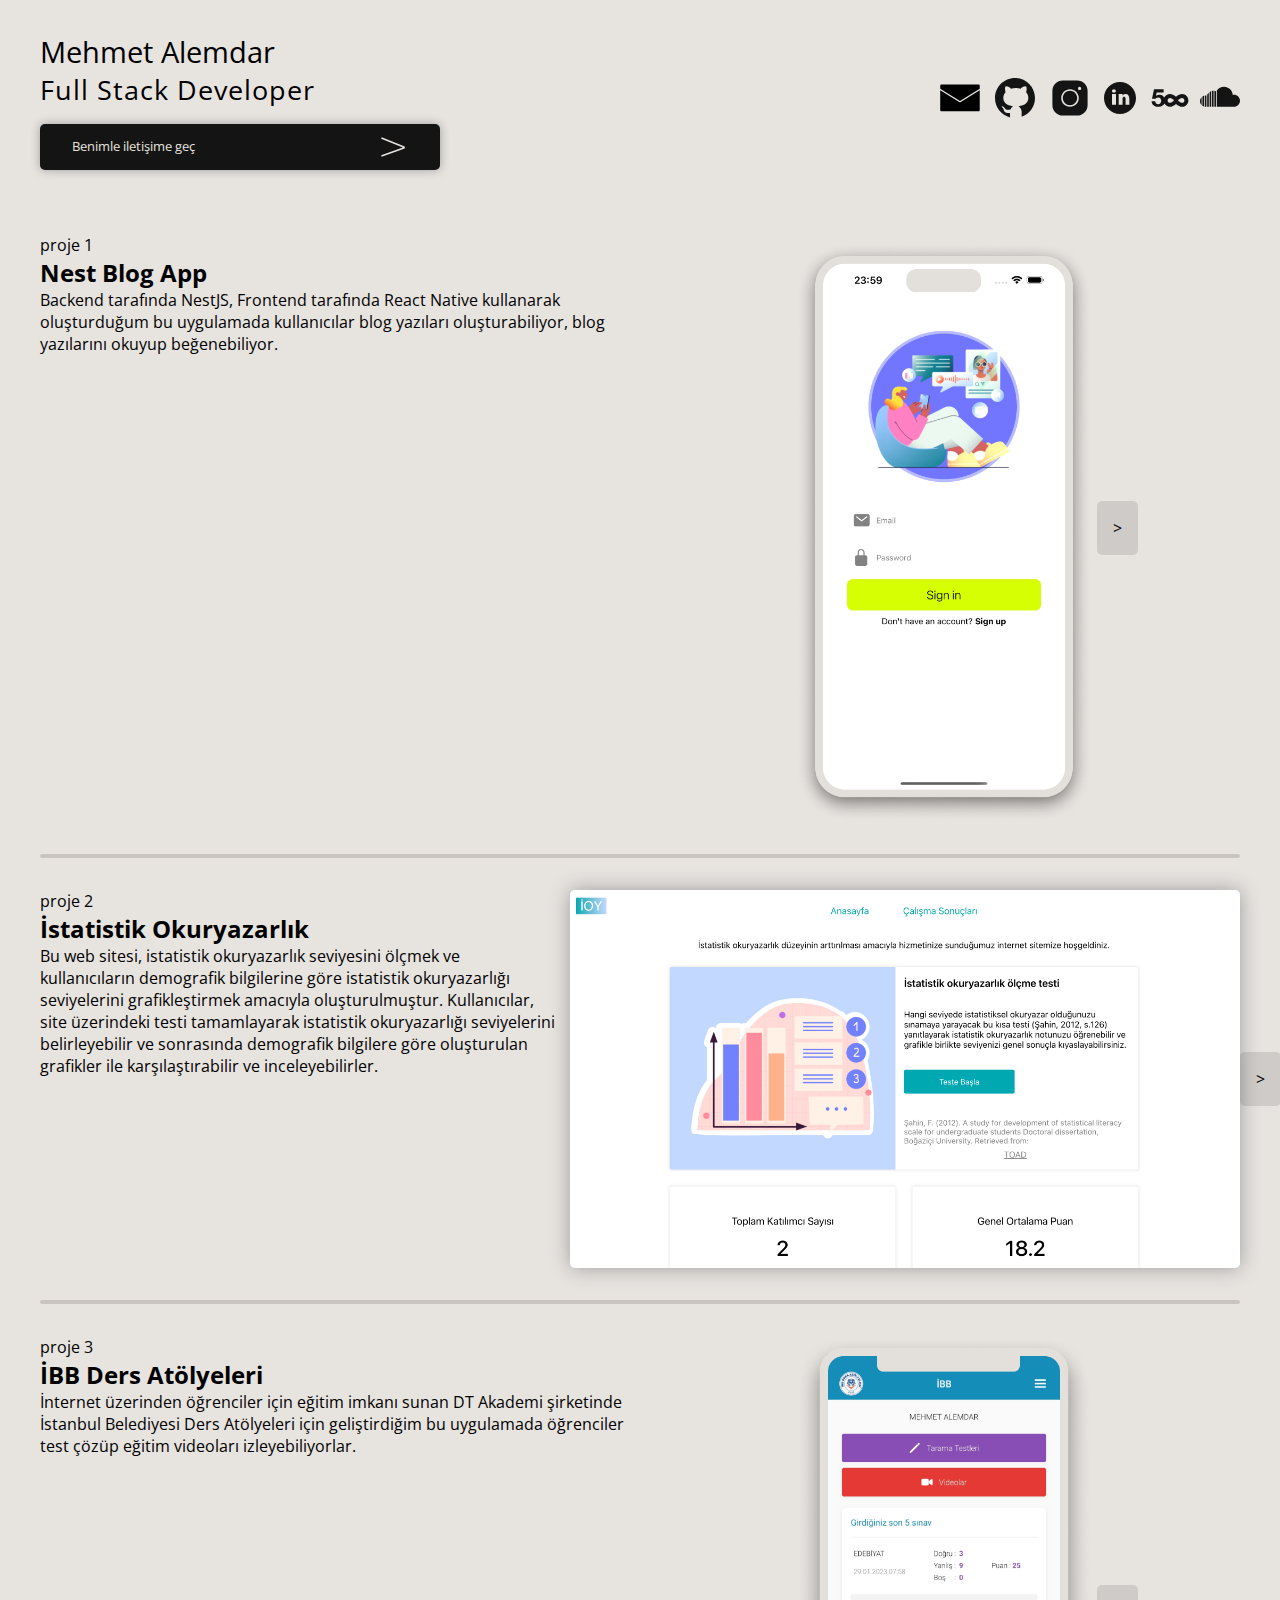
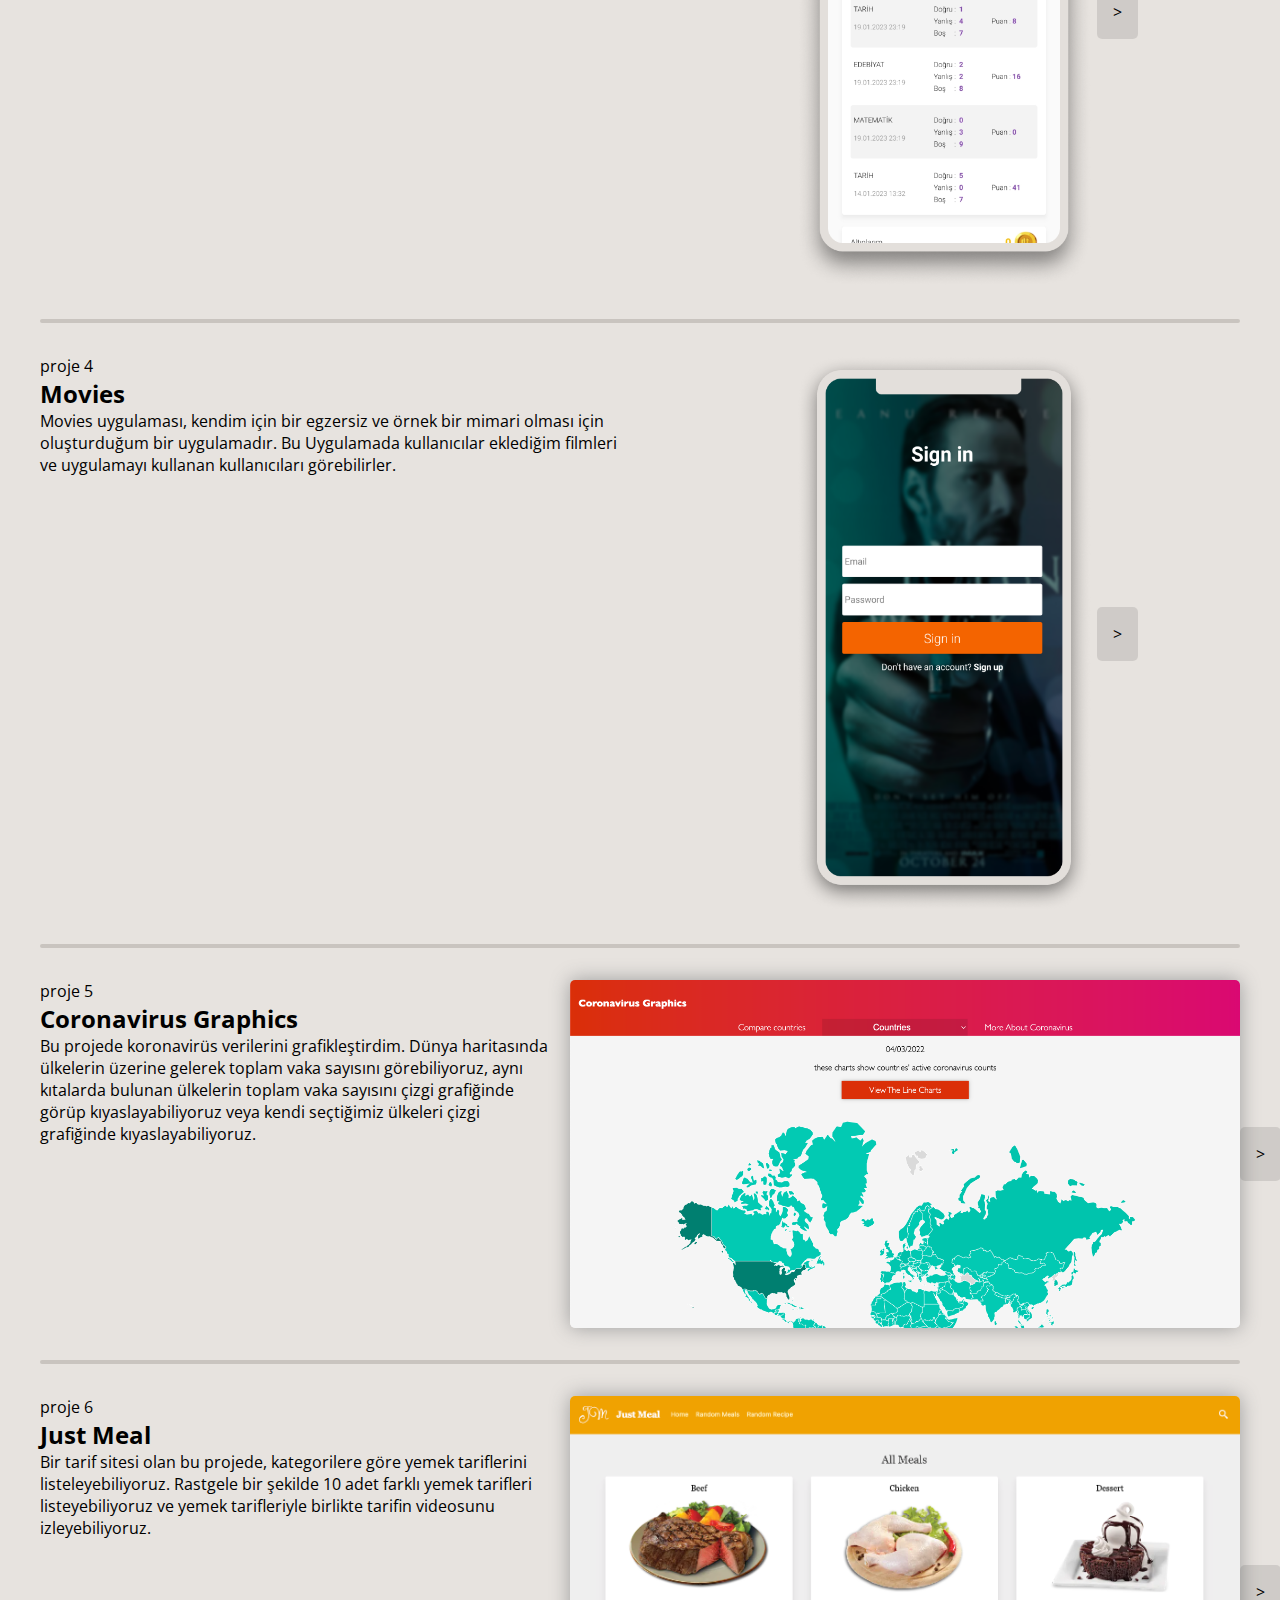
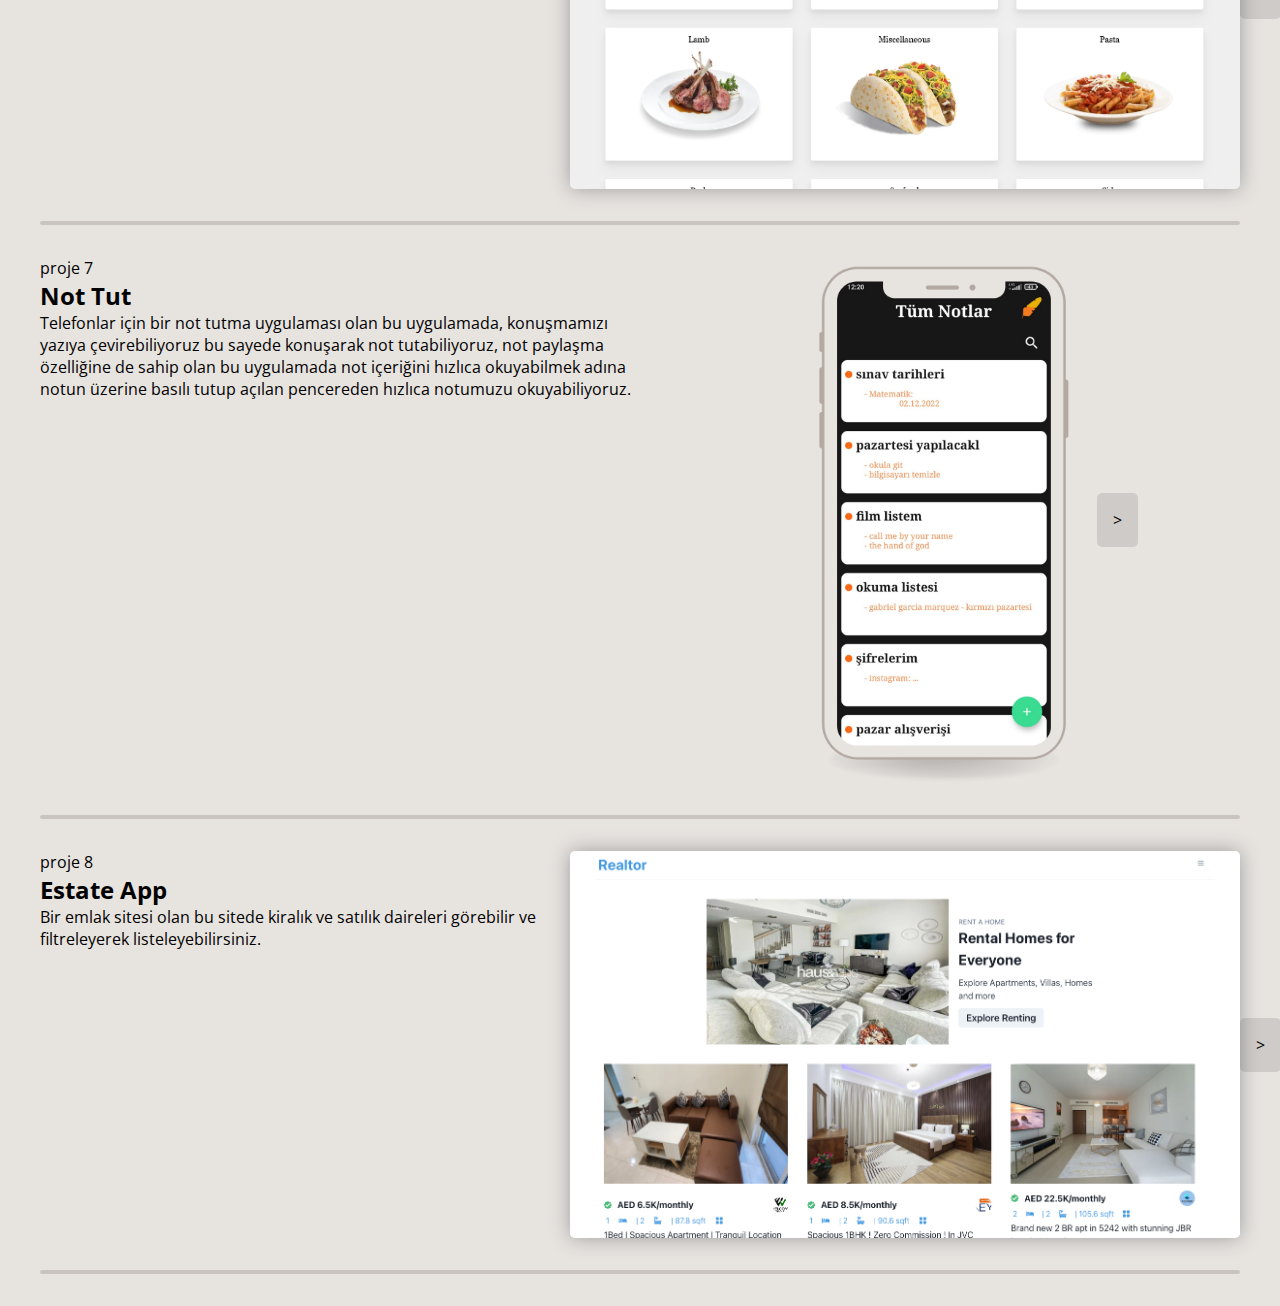
<file: index.html>
<!DOCTYPE html>
<html lang="en">
<head>
  <meta charset="UTF-8">
  <meta http-equiv="X-UA-Compatible" content="IE=edge">
  <meta name="viewport" content="width=device-width, initial-scale=1.0">
  <title>Mehmet Alemdar</title>
  <link rel="preconnect" href="https://fonts.googleapis.com">
  <link rel="preconnect" href="https://fonts.gstatic.com" crossorigin>
  <!-- <link href="https://fonts.googleapis.com/css2?family=Open+Sans:wght@300&display=swap" rel="stylesheet"> -->
  <link rel="preconnect" href="https://fonts.googleapis.com"><link rel="preconnect" href="https://fonts.gstatic.com" crossorigin><link href="https://fonts.googleapis.com/css2?family=Open+Sans:wght@300&display=swap" rel="stylesheet">
  <link rel="stylesheet" href="/styles/styles.css">
  <link rel="shortcut icon" href="./icons/logo.svg">
</head>
<body>
  <div class="container">
    <div class="head">
      <div class="title">
        <div class="title-container">
          <p class="title-name">Mehmet Alemdar</p>
          <p class="title-job">Full Stack Developer</p>
          <a href="contact.html">
            <button class="title-contact-button">
              <p>Benimle iletişime geç</p>
              <svg width="30" height="20" viewBox="0 0 46 38" fill="none" xmlns="http://www.w3.org/2000/svg">
                <path d="M1 2L43.5436 19.1567C44.3985 19.5014 44.3713 20.721 43.5019 21.0273L1 36" stroke="#E7E3DF" stroke-width="3"/>
              </svg>           
            </button>
          </a>
        </div>
      </div>
      <div class="contacts">
        <div class="contacts-container">
          <a href="mailto:alemdarmehmet6@gmail.com" target="_blank" rel="noreferrer noopener">
            <svg class="contacts-icon" xmlns="http://www.w3.org/2000/svg" xmlns:xlink="http://www.w3.org/1999/xlink" version="1.1" width="40" height="40" viewBox="0 0 256 256" xml:space="preserve">
              <g style="stroke: none; stroke-width: 0; stroke-dasharray: none; stroke-linecap: butt; stroke-linejoin: miter; stroke-miterlimit: 10; fill: none; fill-rule: nonzero; opacity: 1;" transform="translate(1.4065934065934016 1.4065934065934016) scale(2.81 2.81)" >
                <path d="M 45 51.648 l 45 -27.845 v -6.422 c 0 -1.595 -1.293 -2.887 -2.887 -2.887 H 2.887 C 1.293 14.494 0 15.786 0 17.381 v 6.422 L 45 51.648 z" style="stroke: none; stroke-width: 1; stroke-dasharray: none; stroke-linecap: butt; stroke-linejoin: miter; stroke-miterlimit: 10; fill: rgb(0,0,0); fill-rule: nonzero; opacity: 1;" transform=" matrix(1 0 0 1 0 0) " stroke-linecap="round" />
                <path d="M 45.789 54.688 c -0.011 0.007 -0.023 0.008 -0.033 0.015 c -0.08 0.047 -0.166 0.08 -0.253 0.111 c -0.04 0.014 -0.077 0.035 -0.118 0.046 c -0.115 0.031 -0.233 0.045 -0.353 0.048 c -0.011 0 -0.021 0.004 -0.031 0.004 c 0 0 -0.001 0 -0.001 0 s -0.001 0 -0.001 0 c -0.011 0 -0.021 -0.004 -0.031 -0.004 c -0.119 -0.003 -0.238 -0.018 -0.353 -0.048 c -0.04 -0.011 -0.078 -0.032 -0.118 -0.046 c -0.087 -0.031 -0.172 -0.064 -0.253 -0.111 c -0.011 -0.006 -0.023 -0.008 -0.033 -0.015 L 0 27.331 v 45.289 c 0 1.594 1.293 2.887 2.887 2.887 h 84.226 c 1.594 0 2.887 -1.293 2.887 -2.887 V 27.331 L 45.789 54.688 z" style="stroke: none; stroke-width: 1; stroke-dasharray: none; stroke-linecap: butt; stroke-linejoin: miter; stroke-miterlimit: 10; fill: rgb(0,0,0); fill-rule: nonzero; opacity: 1;" transform=" matrix(1 0 0 1 0 0) " stroke-linecap="round" />
              </g>
            </svg>
          </a>
          <a href="https://github.com/Mehmet-Alemdar" target="_blank" rel="noreferrer noopener">
            <svg class="contacts-icon" xmlns="http://www.w3.org/2000/svg" xmlns:xlink="http://www.w3.org/1999/xlink" viewBox="0 0 60 60" width="50px" height="50px">
              <g id="surface246424733">
              <path style="stroke:none;fill-rule:nonzero;fill-opacity:1;" d="M 30 6 C 16.746094 6 6 16.746094 6 30 C 6 41.246094 13.742188 50.65625 24.183594 53.261719 C 24.070312 52.9375 24 52.558594 24 52.09375 L 24 47.992188 C 23.027344 47.992188 21.394531 47.992188 20.984375 47.992188 C 19.34375 47.992188 17.882812 47.285156 17.175781 45.972656 C 16.386719 44.515625 16.253906 42.285156 14.304688 40.921875 C 13.726562 40.46875 14.164062 39.949219 14.832031 40.019531 C 16.0625 40.367188 17.082031 41.210938 18.042969 42.464844 C 18.996094 43.71875 19.449219 44.003906 21.234375 44.003906 C 22.101562 44.003906 23.394531 43.953125 24.617188 43.761719 C 25.273438 42.09375 26.40625 40.558594 27.792969 39.835938 C 19.800781 39.015625 15.984375 35.039062 15.984375 29.640625 C 15.984375 27.316406 16.976562 25.066406 18.65625 23.175781 C 18.105469 21.292969 17.410156 17.460938 18.871094 16 C 22.464844 16 24.640625 18.332031 25.160156 18.960938 C 26.953125 18.347656 28.921875 18 30.988281 18 C 33.0625 18 35.039062 18.347656 36.835938 18.964844 C 37.351562 18.339844 39.527344 16 43.128906 16 C 44.59375 17.460938 43.890625 21.3125 43.335938 23.1875 C 45.007812 25.078125 45.988281 27.320312 45.988281 29.640625 C 45.988281 35.035156 42.183594 39.007812 34.203125 39.835938 C 36.398438 40.980469 38 44.199219 38 46.625 L 38 52.09375 C 38 52.300781 37.953125 52.453125 37.929688 52.628906 C 47.28125 49.351562 54 40.472656 54 30 C 54 16.746094 43.253906 6 30 6 Z M 30 6 "/>
              </g>
            </svg>
          </a>
          <a href="https://www.instagram.com/mehmetalemdarr/" target="_blank" rel="noreferrer noopener">
            <svg class="contacts-icon" xmlns="http://www.w3.org/2000/svg" xmlns:xlink="http://www.w3.org/1999/xlink" viewBox="0 0 50 50" width="40px" height="40px">
              <g id="surface246214555">
              <path style=" stroke:none;fill-rule:nonzero;fill-opacity:1;" d="M 16 3 C 8.828125 3 3 8.828125 3 16 L 3 34 C 3 41.171875 8.828125 47 16 47 L 34 47 C 41.171875 47 47 41.171875 47 34 L 47 16 C 47 8.828125 41.171875 3 34 3 Z M 37 11 C 38.101562 11 39 11.898438 39 13 C 39 14.101562 38.101562 15 37 15 C 35.898438 15 35 14.101562 35 13 C 35 11.898438 35.898438 11 37 11 Z M 25 14 C 31.070312 14 36 18.929688 36 25 C 36 31.070312 31.070312 36 25 36 C 18.929688 36 14 31.070312 14 25 C 14 18.929688 18.929688 14 25 14 Z M 25 16 C 20.039062 16 16 20.039062 16 25 C 16 29.960938 20.039062 34 25 34 C 29.960938 34 34 29.960938 34 25 C 34 20.039062 29.960938 16 25 16 Z M 25 16 "/>
              </g>
            </svg> 
          </a>
          <a href="https://www.linkedin.com/in/mehmet-alemdar/" target="_blank" rel="noreferrer noopener">
            <svg class="contacts-icon" xmlns="http://www.w3.org/2000/svg" xmlns:xlink="http://www.w3.org/1999/xlink" viewBox="0 0 60 60" width="40px" height="40px">
              <g id="surface246974731">
              <path style=" stroke:none;fill-rule:nonzero;fill-opacity:1;" d="M 30 6 C 16.746094 6 6 16.746094 6 30 C 6 43.253906 16.746094 54 30 54 C 43.253906 54 54 43.253906 54 30 C 54 16.746094 43.253906 6 30 6 Z M 20.992188 16.804688 C 22.675781 16.804688 23.796875 17.929688 23.796875 19.425781 C 23.796875 20.921875 22.675781 22.042969 20.804688 22.042969 C 19.121094 22.042969 18 20.921875 18 19.425781 C 18 17.929688 19.121094 16.804688 20.992188 16.804688 Z M 24 40 L 18 40 L 18 24 L 24 24 Z M 44 40 L 38.351562 40 L 38.351562 31.257812 C 38.351562 28.839844 36.847656 28.28125 36.28125 28.28125 C 35.71875 28.28125 33.835938 28.652344 33.835938 31.257812 C 33.835938 31.628906 33.835938 40 33.835938 40 L 28 40 L 28 24 L 33.835938 24 L 33.835938 26.230469 C 34.589844 24.929688 36.09375 24 38.917969 24 C 41.742188 24 44 26.230469 44 31.257812 Z M 44 40 "/>
              </g>
            </svg>
          </a>
          <a href="https://500px.com/p/alemdarmehmet6?view=photos" target="_blank" rel="noreferrer noopener">
            <svg class="contacts-icon" xmlns="http://www.w3.org/2000/svg" xmlns:xlink="http://www.w3.org/1999/xlink" viewBox="0 0 50 50" width="40px" height="40px">
              <g id="surface246532842">
              <path style=" stroke:none;fill-rule:nonzero;fill-opacity:1;" d="M 5 14 L 2.5 26 L 6.800781 26 C 6.800781 26 7.699219 24.300781 10.199219 24.300781 C 12.699219 24.300781 14 26.199219 14 28.300781 C 14 30.402344 12.5 32.800781 10.199219 32.800781 C 7.898438 32.800781 6.5 30.398438 6.5 29 L 2 29 C 2 30.199219 3 36 10.199219 36 C 15.15625 36 17.417969 33.121094 18.015625 31.898438 C 19.386719 34.34375 21.992188 36 24.984375 36 C 27.253906 36 29.777344 34.808594 32.5 32.453125 C 35.222656 34.808594 37.746094 36 40.015625 36 C 44.417969 36 48 32.410156 48 28 C 48 23.589844 44.417969 20 40.015625 20 C 37.746094 20 35.222656 21.191406 32.5 23.546875 C 29.777344 21.191406 27.253906 20 24.984375 20 C 21.832031 20 19.105469 21.847656 17.8125 24.511719 C 17.113281 23.382812 15.414062 21 11.902344 21 C 8.101562 21 7.300781 22.597656 7.300781 22.597656 C 7.300781 22.597656 7.699219 21.300781 8.300781 18 L 17 18 L 17 14 Z M 24.984375 25 C 25.453125 25 26.800781 25.226562 29.230469 27.328125 L 30.011719 28 L 29.230469 28.671875 C 26.800781 30.773438 25.453125 31 24.984375 31 C 23.339844 31 22 29.652344 22 28 C 22 26.347656 23.339844 25 24.984375 25 Z M 40.015625 25 C 41.660156 25 43 26.347656 43 28 C 43 29.652344 41.660156 31 40.015625 31 C 39.546875 31 38.199219 30.773438 35.769531 28.671875 L 34.988281 28 L 35.769531 27.328125 C 38.199219 25.226562 39.546875 25 40.015625 25 Z M 40.015625 25 "/>
              </g>
            </svg>
          </a>
          <a href="https://soundcloud.com/mehmet-alemdar-557745551" target="_blank" rel="noreferrer noopener">
            <svg class="contacts-icon" xmlns="http://www.w3.org/2000/svg" xmlns:xlink="http://www.w3.org/1999/xlink" viewBox="0 0 50 50" width="40px" height="40px">
              <g id="surface246531355">
              <path style=" stroke:none;fill-rule:nonzero;fill-opacity:1;" d="M 30 11 C 26.398438 11 23 12.789062 21 15.6875 L 21 36 L 42.5 36 C 46.601562 36 50 32.601562 50 28.5 C 50 24.398438 46.601562 21 42.5 21 C 42 21 41.5 21.085938 41 21.1875 C 40.5 15.488281 35.800781 11 30 11 Z M 17 16 C 16.300781 16 15.601562 16.085938 15 16.1875 L 15 36 L 17 36 Z M 18 16 L 18 36 L 20 36 L 20 16.5 C 19.398438 16.300781 18.699219 16.101562 18 16 Z M 14 16.5 C 13.300781 16.800781 12.601562 17.101562 12 17.5 L 12 36 L 14 36 Z M 11 18.3125 C 10.199219 19.011719 9.5 19.90625 9 20.90625 L 9 36 L 11 36 Z M 6.5 22 C 6.324219 22.011719 6.148438 22.042969 6 22.09375 L 6 35.90625 C 6.300781 36.007812 6.699219 36 7 36 L 8 36 L 8 22.09375 C 7.699219 21.992188 7.300781 22 7 22 C 6.851562 22 6.675781 21.988281 6.5 22 Z M 5 22.3125 C 4.300781 22.511719 3.601562 22.8125 3 23.3125 L 3 34.6875 C 3.601562 35.085938 4.300781 35.488281 5 35.6875 Z M 2 24.09375 C 0.800781 25.394531 0 27.101562 0 29 C 0 30.898438 0.800781 32.605469 2 33.90625 Z M 2 24.09375 "/>
              </g>
            </svg>
          </a>
        </div>
      </div>
    </div>
    <div class="contents"></div>
  </div>
  <script src="./index.js"></script>
</body>
</html>
</file>
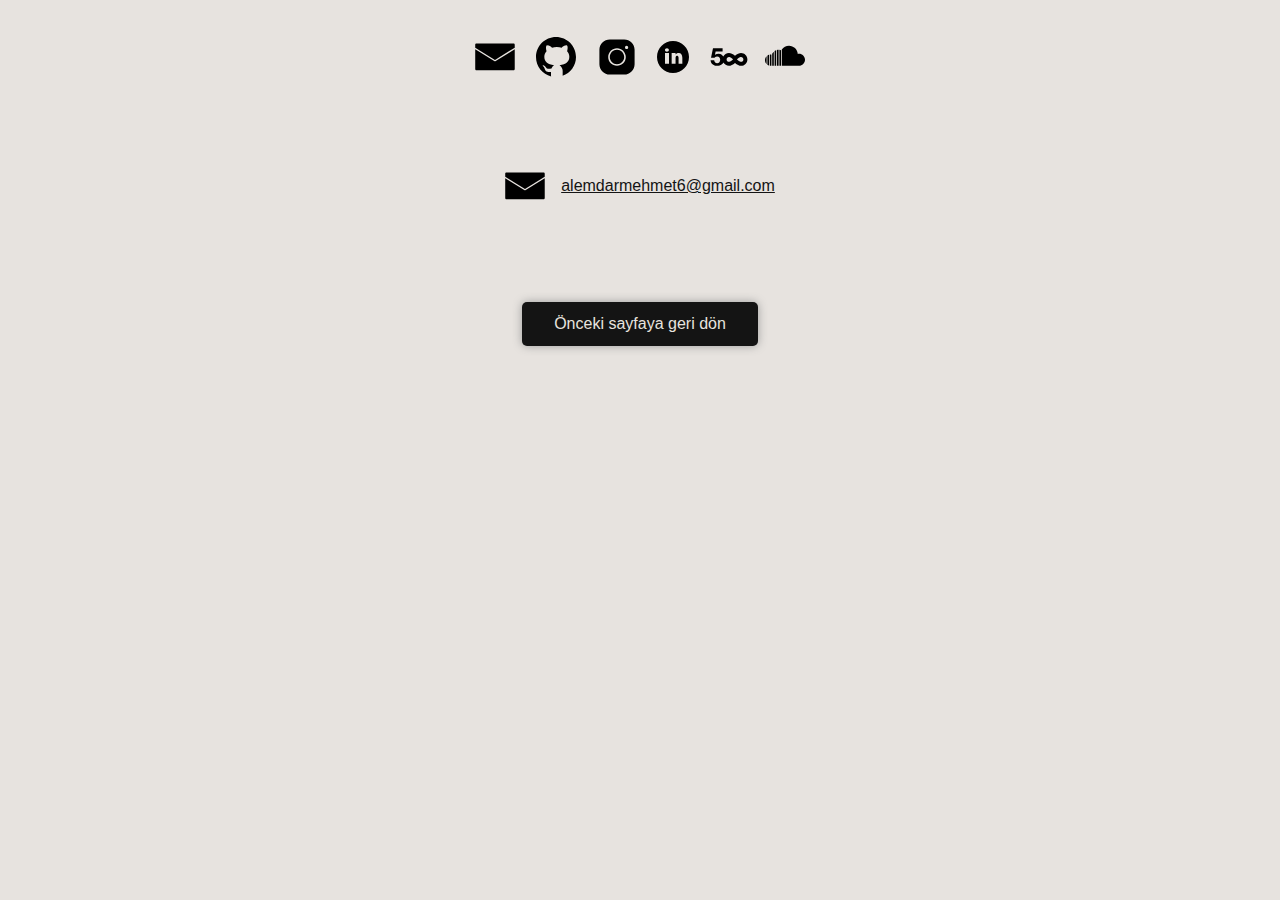
<file: contact.html>
<!DOCTYPE html>
<html lang="en">
<head>
  <meta charset="UTF-8">
  <meta http-equiv="X-UA-Compatible" content="IE=edge">
  <meta name="viewport" content="width=device-width, initial-scale=1.0">
  <title>Mehmet Alemdar | İletişim</title>
  <link rel="stylesheet" href="./styles/contact.css">
  <link rel="shortcut icon" href="./icons/logo.svg">

</head>
<body>
  <div class="container">
    <div class="contacts-container">
      <a href="mailto:alemdarmehmet6@gmail.com" target="_blank" rel="noreferrer noopener">
        <svg class="contacts-icon" xmlns="http://www.w3.org/2000/svg" xmlns:xlink="http://www.w3.org/1999/xlink" version="1.1" width="40" height="40" viewBox="0 0 256 256" xml:space="preserve">
          <g style="stroke: none; stroke-width: 0; stroke-dasharray: none; stroke-linecap: butt; stroke-linejoin: miter; stroke-miterlimit: 10; fill: none; fill-rule: nonzero; opacity: 1;" transform="translate(1.4065934065934016 1.4065934065934016) scale(2.81 2.81)" >
            <path d="M 45 51.648 l 45 -27.845 v -6.422 c 0 -1.595 -1.293 -2.887 -2.887 -2.887 H 2.887 C 1.293 14.494 0 15.786 0 17.381 v 6.422 L 45 51.648 z" style="stroke: none; stroke-width: 1; stroke-dasharray: none; stroke-linecap: butt; stroke-linejoin: miter; stroke-miterlimit: 10; fill: rgb(0,0,0); fill-rule: nonzero; opacity: 1;" transform=" matrix(1 0 0 1 0 0) " stroke-linecap="round" />
            <path d="M 45.789 54.688 c -0.011 0.007 -0.023 0.008 -0.033 0.015 c -0.08 0.047 -0.166 0.08 -0.253 0.111 c -0.04 0.014 -0.077 0.035 -0.118 0.046 c -0.115 0.031 -0.233 0.045 -0.353 0.048 c -0.011 0 -0.021 0.004 -0.031 0.004 c 0 0 -0.001 0 -0.001 0 s -0.001 0 -0.001 0 c -0.011 0 -0.021 -0.004 -0.031 -0.004 c -0.119 -0.003 -0.238 -0.018 -0.353 -0.048 c -0.04 -0.011 -0.078 -0.032 -0.118 -0.046 c -0.087 -0.031 -0.172 -0.064 -0.253 -0.111 c -0.011 -0.006 -0.023 -0.008 -0.033 -0.015 L 0 27.331 v 45.289 c 0 1.594 1.293 2.887 2.887 2.887 h 84.226 c 1.594 0 2.887 -1.293 2.887 -2.887 V 27.331 L 45.789 54.688 z" style="stroke: none; stroke-width: 1; stroke-dasharray: none; stroke-linecap: butt; stroke-linejoin: miter; stroke-miterlimit: 10; fill: rgb(0,0,0); fill-rule: nonzero; opacity: 1;" transform=" matrix(1 0 0 1 0 0) " stroke-linecap="round" />
          </g>
        </svg>
      </a>
      <a href="https://github.com/Mehmet-Alemdar" target="_blank" rel="noreferrer noopener">
        <svg class="contacts-icon" xmlns="http://www.w3.org/2000/svg" xmlns:xlink="http://www.w3.org/1999/xlink" viewBox="0 0 60 60" width="50px" height="50px">
          <g id="surface246424733">
          <path style="stroke:none;fill-rule:nonzero;fill-opacity:1;" d="M 30 6 C 16.746094 6 6 16.746094 6 30 C 6 41.246094 13.742188 50.65625 24.183594 53.261719 C 24.070312 52.9375 24 52.558594 24 52.09375 L 24 47.992188 C 23.027344 47.992188 21.394531 47.992188 20.984375 47.992188 C 19.34375 47.992188 17.882812 47.285156 17.175781 45.972656 C 16.386719 44.515625 16.253906 42.285156 14.304688 40.921875 C 13.726562 40.46875 14.164062 39.949219 14.832031 40.019531 C 16.0625 40.367188 17.082031 41.210938 18.042969 42.464844 C 18.996094 43.71875 19.449219 44.003906 21.234375 44.003906 C 22.101562 44.003906 23.394531 43.953125 24.617188 43.761719 C 25.273438 42.09375 26.40625 40.558594 27.792969 39.835938 C 19.800781 39.015625 15.984375 35.039062 15.984375 29.640625 C 15.984375 27.316406 16.976562 25.066406 18.65625 23.175781 C 18.105469 21.292969 17.410156 17.460938 18.871094 16 C 22.464844 16 24.640625 18.332031 25.160156 18.960938 C 26.953125 18.347656 28.921875 18 30.988281 18 C 33.0625 18 35.039062 18.347656 36.835938 18.964844 C 37.351562 18.339844 39.527344 16 43.128906 16 C 44.59375 17.460938 43.890625 21.3125 43.335938 23.1875 C 45.007812 25.078125 45.988281 27.320312 45.988281 29.640625 C 45.988281 35.035156 42.183594 39.007812 34.203125 39.835938 C 36.398438 40.980469 38 44.199219 38 46.625 L 38 52.09375 C 38 52.300781 37.953125 52.453125 37.929688 52.628906 C 47.28125 49.351562 54 40.472656 54 30 C 54 16.746094 43.253906 6 30 6 Z M 30 6 "/>
          </g>
        </svg>
      </a>
      <a href="https://www.instagram.com/mehmetalemdarr/" target="_blank" rel="noreferrer noopener">
        <svg class="contacts-icon" xmlns="http://www.w3.org/2000/svg" xmlns:xlink="http://www.w3.org/1999/xlink" viewBox="0 0 50 50" width="40px" height="40px">
          <g id="surface246214555">
          <path style=" stroke:none;fill-rule:nonzero;fill-opacity:1;" d="M 16 3 C 8.828125 3 3 8.828125 3 16 L 3 34 C 3 41.171875 8.828125 47 16 47 L 34 47 C 41.171875 47 47 41.171875 47 34 L 47 16 C 47 8.828125 41.171875 3 34 3 Z M 37 11 C 38.101562 11 39 11.898438 39 13 C 39 14.101562 38.101562 15 37 15 C 35.898438 15 35 14.101562 35 13 C 35 11.898438 35.898438 11 37 11 Z M 25 14 C 31.070312 14 36 18.929688 36 25 C 36 31.070312 31.070312 36 25 36 C 18.929688 36 14 31.070312 14 25 C 14 18.929688 18.929688 14 25 14 Z M 25 16 C 20.039062 16 16 20.039062 16 25 C 16 29.960938 20.039062 34 25 34 C 29.960938 34 34 29.960938 34 25 C 34 20.039062 29.960938 16 25 16 Z M 25 16 "/>
          </g>
        </svg> 
      </a>
      <a href="https://www.linkedin.com/in/mehmet-alemdar/" target="_blank" rel="noreferrer noopener">
        <svg class="contacts-icon" xmlns="http://www.w3.org/2000/svg" xmlns:xlink="http://www.w3.org/1999/xlink" viewBox="0 0 60 60" width="40px" height="40px">
          <g id="surface246974731">
          <path style=" stroke:none;fill-rule:nonzero;fill-opacity:1;" d="M 30 6 C 16.746094 6 6 16.746094 6 30 C 6 43.253906 16.746094 54 30 54 C 43.253906 54 54 43.253906 54 30 C 54 16.746094 43.253906 6 30 6 Z M 20.992188 16.804688 C 22.675781 16.804688 23.796875 17.929688 23.796875 19.425781 C 23.796875 20.921875 22.675781 22.042969 20.804688 22.042969 C 19.121094 22.042969 18 20.921875 18 19.425781 C 18 17.929688 19.121094 16.804688 20.992188 16.804688 Z M 24 40 L 18 40 L 18 24 L 24 24 Z M 44 40 L 38.351562 40 L 38.351562 31.257812 C 38.351562 28.839844 36.847656 28.28125 36.28125 28.28125 C 35.71875 28.28125 33.835938 28.652344 33.835938 31.257812 C 33.835938 31.628906 33.835938 40 33.835938 40 L 28 40 L 28 24 L 33.835938 24 L 33.835938 26.230469 C 34.589844 24.929688 36.09375 24 38.917969 24 C 41.742188 24 44 26.230469 44 31.257812 Z M 44 40 "/>
          </g>
        </svg>
      </a>

      <a href="https://500px.com/p/alemdarmehmet6?view=photos" target="_blank" rel="noreferrer noopener">
        <svg class="contacts-icon" xmlns="http://www.w3.org/2000/svg" xmlns:xlink="http://www.w3.org/1999/xlink" viewBox="0 0 50 50" width="40px" height="40px">
          <g id="surface246532842">
          <path style=" stroke:none;fill-rule:nonzero;fill-opacity:1;" d="M 5 14 L 2.5 26 L 6.800781 26 C 6.800781 26 7.699219 24.300781 10.199219 24.300781 C 12.699219 24.300781 14 26.199219 14 28.300781 C 14 30.402344 12.5 32.800781 10.199219 32.800781 C 7.898438 32.800781 6.5 30.398438 6.5 29 L 2 29 C 2 30.199219 3 36 10.199219 36 C 15.15625 36 17.417969 33.121094 18.015625 31.898438 C 19.386719 34.34375 21.992188 36 24.984375 36 C 27.253906 36 29.777344 34.808594 32.5 32.453125 C 35.222656 34.808594 37.746094 36 40.015625 36 C 44.417969 36 48 32.410156 48 28 C 48 23.589844 44.417969 20 40.015625 20 C 37.746094 20 35.222656 21.191406 32.5 23.546875 C 29.777344 21.191406 27.253906 20 24.984375 20 C 21.832031 20 19.105469 21.847656 17.8125 24.511719 C 17.113281 23.382812 15.414062 21 11.902344 21 C 8.101562 21 7.300781 22.597656 7.300781 22.597656 C 7.300781 22.597656 7.699219 21.300781 8.300781 18 L 17 18 L 17 14 Z M 24.984375 25 C 25.453125 25 26.800781 25.226562 29.230469 27.328125 L 30.011719 28 L 29.230469 28.671875 C 26.800781 30.773438 25.453125 31 24.984375 31 C 23.339844 31 22 29.652344 22 28 C 22 26.347656 23.339844 25 24.984375 25 Z M 40.015625 25 C 41.660156 25 43 26.347656 43 28 C 43 29.652344 41.660156 31 40.015625 31 C 39.546875 31 38.199219 30.773438 35.769531 28.671875 L 34.988281 28 L 35.769531 27.328125 C 38.199219 25.226562 39.546875 25 40.015625 25 Z M 40.015625 25 "/>
          </g>
        </svg>
      </a>
      <a href="https://soundcloud.com/mehmet-alemdar-557745551" target="_blank" rel="noreferrer noopener">
        <svg class="contacts-icon" xmlns="http://www.w3.org/2000/svg" xmlns:xlink="http://www.w3.org/1999/xlink" viewBox="0 0 50 50" width="40px" height="40px">
          <g id="surface246531355">
          <path style=" stroke:none;fill-rule:nonzero;fill-opacity:1;" d="M 30 11 C 26.398438 11 23 12.789062 21 15.6875 L 21 36 L 42.5 36 C 46.601562 36 50 32.601562 50 28.5 C 50 24.398438 46.601562 21 42.5 21 C 42 21 41.5 21.085938 41 21.1875 C 40.5 15.488281 35.800781 11 30 11 Z M 17 16 C 16.300781 16 15.601562 16.085938 15 16.1875 L 15 36 L 17 36 Z M 18 16 L 18 36 L 20 36 L 20 16.5 C 19.398438 16.300781 18.699219 16.101562 18 16 Z M 14 16.5 C 13.300781 16.800781 12.601562 17.101562 12 17.5 L 12 36 L 14 36 Z M 11 18.3125 C 10.199219 19.011719 9.5 19.90625 9 20.90625 L 9 36 L 11 36 Z M 6.5 22 C 6.324219 22.011719 6.148438 22.042969 6 22.09375 L 6 35.90625 C 6.300781 36.007812 6.699219 36 7 36 L 8 36 L 8 22.09375 C 7.699219 21.992188 7.300781 22 7 22 C 6.851562 22 6.675781 21.988281 6.5 22 Z M 5 22.3125 C 4.300781 22.511719 3.601562 22.8125 3 23.3125 L 3 34.6875 C 3.601562 35.085938 4.300781 35.488281 5 35.6875 Z M 2 24.09375 C 0.800781 25.394531 0 27.101562 0 29 C 0 30.898438 0.800781 32.605469 2 33.90625 Z M 2 24.09375 "/>
          </g>
        </svg>
      </a>
    </div>
    <div>
    </div>
    <div class="contact-adress">
      <div class="contact-adress-container">
        <svg xmlns="http://www.w3.org/2000/svg" xmlns:xlink="http://www.w3.org/1999/xlink" version="1.1" width="40" height="40" viewBox="0 0 256 256" xml:space="preserve">
          <g style="stroke: none; stroke-width: 0; stroke-dasharray: none; stroke-linecap: butt; stroke-linejoin: miter; stroke-miterlimit: 10; fill: none; fill-rule: nonzero; opacity: 1;" transform="translate(1.4065934065934016 1.4065934065934016) scale(2.81 2.81)" >
            <path d="M 45 51.648 l 45 -27.845 v -6.422 c 0 -1.595 -1.293 -2.887 -2.887 -2.887 H 2.887 C 1.293 14.494 0 15.786 0 17.381 v 6.422 L 45 51.648 z" style="stroke: none; stroke-width: 1; stroke-dasharray: none; stroke-linecap: butt; stroke-linejoin: miter; stroke-miterlimit: 10; fill: rgb(0,0,0); fill-rule: nonzero; opacity: 1;" transform=" matrix(1 0 0 1 0 0) " stroke-linecap="round" />
            <path d="M 45.789 54.688 c -0.011 0.007 -0.023 0.008 -0.033 0.015 c -0.08 0.047 -0.166 0.08 -0.253 0.111 c -0.04 0.014 -0.077 0.035 -0.118 0.046 c -0.115 0.031 -0.233 0.045 -0.353 0.048 c -0.011 0 -0.021 0.004 -0.031 0.004 c 0 0 -0.001 0 -0.001 0 s -0.001 0 -0.001 0 c -0.011 0 -0.021 -0.004 -0.031 -0.004 c -0.119 -0.003 -0.238 -0.018 -0.353 -0.048 c -0.04 -0.011 -0.078 -0.032 -0.118 -0.046 c -0.087 -0.031 -0.172 -0.064 -0.253 -0.111 c -0.011 -0.006 -0.023 -0.008 -0.033 -0.015 L 0 27.331 v 45.289 c 0 1.594 1.293 2.887 2.887 2.887 h 84.226 c 1.594 0 2.887 -1.293 2.887 -2.887 V 27.331 L 45.789 54.688 z" style="stroke: none; stroke-width: 1; stroke-dasharray: none; stroke-linecap: butt; stroke-linejoin: miter; stroke-miterlimit: 10; fill: rgb(0,0,0); fill-rule: nonzero; opacity: 1;" transform=" matrix(1 0 0 1 0 0) " stroke-linecap="round" />
          </g>
        </svg>
        <a href="mailto:alemdarmehmet6@gmail.com">alemdarmehmet6@gmail.com</a>
      </div>
      <!-- <div class="contact-adress-container">
        <svg class="contacts-icon" xmlns="http://www.w3.org/2000/svg" xmlns:xlink="http://www.w3.org/1999/xlink" viewBox="0 0 60 60" width="50px" height="50px">
          <g id="surface246424733">
          <path style="stroke:none;fill-rule:nonzero;fill-opacity:1;" d="M 30 6 C 16.746094 6 6 16.746094 6 30 C 6 41.246094 13.742188 50.65625 24.183594 53.261719 C 24.070312 52.9375 24 52.558594 24 52.09375 L 24 47.992188 C 23.027344 47.992188 21.394531 47.992188 20.984375 47.992188 C 19.34375 47.992188 17.882812 47.285156 17.175781 45.972656 C 16.386719 44.515625 16.253906 42.285156 14.304688 40.921875 C 13.726562 40.46875 14.164062 39.949219 14.832031 40.019531 C 16.0625 40.367188 17.082031 41.210938 18.042969 42.464844 C 18.996094 43.71875 19.449219 44.003906 21.234375 44.003906 C 22.101562 44.003906 23.394531 43.953125 24.617188 43.761719 C 25.273438 42.09375 26.40625 40.558594 27.792969 39.835938 C 19.800781 39.015625 15.984375 35.039062 15.984375 29.640625 C 15.984375 27.316406 16.976562 25.066406 18.65625 23.175781 C 18.105469 21.292969 17.410156 17.460938 18.871094 16 C 22.464844 16 24.640625 18.332031 25.160156 18.960938 C 26.953125 18.347656 28.921875 18 30.988281 18 C 33.0625 18 35.039062 18.347656 36.835938 18.964844 C 37.351562 18.339844 39.527344 16 43.128906 16 C 44.59375 17.460938 43.890625 21.3125 43.335938 23.1875 C 45.007812 25.078125 45.988281 27.320312 45.988281 29.640625 C 45.988281 35.035156 42.183594 39.007812 34.203125 39.835938 C 36.398438 40.980469 38 44.199219 38 46.625 L 38 52.09375 C 38 52.300781 37.953125 52.453125 37.929688 52.628906 C 47.28125 49.351562 54 40.472656 54 30 C 54 16.746094 43.253906 6 30 6 Z M 30 6 "/>
          </g>
        </svg>
        <a href="https://www.instagram.com/mehmetalemdarr/">mehmetalemdarr/</a>
      </div>
      <div class="contact-adress-container">
        <svg class="contacts-icon" xmlns="http://www.w3.org/2000/svg" xmlns:xlink="http://www.w3.org/1999/xlink" viewBox="0 0 50 50" width="40px" height="40px">
          <g id="surface246214555">
          <path style=" stroke:none;fill-rule:nonzero;fill-opacity:1;" d="M 16 3 C 8.828125 3 3 8.828125 3 16 L 3 34 C 3 41.171875 8.828125 47 16 47 L 34 47 C 41.171875 47 47 41.171875 47 34 L 47 16 C 47 8.828125 41.171875 3 34 3 Z M 37 11 C 38.101562 11 39 11.898438 39 13 C 39 14.101562 38.101562 15 37 15 C 35.898438 15 35 14.101562 35 13 C 35 11.898438 35.898438 11 37 11 Z M 25 14 C 31.070312 14 36 18.929688 36 25 C 36 31.070312 31.070312 36 25 36 C 18.929688 36 14 31.070312 14 25 C 14 18.929688 18.929688 14 25 14 Z M 25 16 C 20.039062 16 16 20.039062 16 25 C 16 29.960938 20.039062 34 25 34 C 29.960938 34 34 29.960938 34 25 C 34 20.039062 29.960938 16 25 16 Z M 25 16 "/>
          </g>
        </svg> 
        <a href="mailto:alemdarmehmet6@gmail.com">alemdarmehmet6@gmail.com</a>
      </div>
      <div class="contact-adress-container">
        <svg class="contacts-icon" xmlns="http://www.w3.org/2000/svg" xmlns:xlink="http://www.w3.org/1999/xlink" viewBox="0 0 60 60" width="40px" height="40px">
          <g id="surface246974731">
          <path style=" stroke:none;fill-rule:nonzero;fill-opacity:1;" d="M 30 6 C 16.746094 6 6 16.746094 6 30 C 6 43.253906 16.746094 54 30 54 C 43.253906 54 54 43.253906 54 30 C 54 16.746094 43.253906 6 30 6 Z M 20.992188 16.804688 C 22.675781 16.804688 23.796875 17.929688 23.796875 19.425781 C 23.796875 20.921875 22.675781 22.042969 20.804688 22.042969 C 19.121094 22.042969 18 20.921875 18 19.425781 C 18 17.929688 19.121094 16.804688 20.992188 16.804688 Z M 24 40 L 18 40 L 18 24 L 24 24 Z M 44 40 L 38.351562 40 L 38.351562 31.257812 C 38.351562 28.839844 36.847656 28.28125 36.28125 28.28125 C 35.71875 28.28125 33.835938 28.652344 33.835938 31.257812 C 33.835938 31.628906 33.835938 40 33.835938 40 L 28 40 L 28 24 L 33.835938 24 L 33.835938 26.230469 C 34.589844 24.929688 36.09375 24 38.917969 24 C 41.742188 24 44 26.230469 44 31.257812 Z M 44 40 "/>
          </g>
        </svg>
        <a href="mailto:alemdarmehmet6@gmail.com">alemdarmehmet6@gmail.com</a>
      </div>
      <div class="contact-adress-container">
        <svg class="contacts-icon" xmlns="http://www.w3.org/2000/svg" xmlns:xlink="http://www.w3.org/1999/xlink" viewBox="0 0 50 50" width="40px" height="40px">
          <g id="surface246532842">
          <path style=" stroke:none;fill-rule:nonzero;fill-opacity:1;" d="M 5 14 L 2.5 26 L 6.800781 26 C 6.800781 26 7.699219 24.300781 10.199219 24.300781 C 12.699219 24.300781 14 26.199219 14 28.300781 C 14 30.402344 12.5 32.800781 10.199219 32.800781 C 7.898438 32.800781 6.5 30.398438 6.5 29 L 2 29 C 2 30.199219 3 36 10.199219 36 C 15.15625 36 17.417969 33.121094 18.015625 31.898438 C 19.386719 34.34375 21.992188 36 24.984375 36 C 27.253906 36 29.777344 34.808594 32.5 32.453125 C 35.222656 34.808594 37.746094 36 40.015625 36 C 44.417969 36 48 32.410156 48 28 C 48 23.589844 44.417969 20 40.015625 20 C 37.746094 20 35.222656 21.191406 32.5 23.546875 C 29.777344 21.191406 27.253906 20 24.984375 20 C 21.832031 20 19.105469 21.847656 17.8125 24.511719 C 17.113281 23.382812 15.414062 21 11.902344 21 C 8.101562 21 7.300781 22.597656 7.300781 22.597656 C 7.300781 22.597656 7.699219 21.300781 8.300781 18 L 17 18 L 17 14 Z M 24.984375 25 C 25.453125 25 26.800781 25.226562 29.230469 27.328125 L 30.011719 28 L 29.230469 28.671875 C 26.800781 30.773438 25.453125 31 24.984375 31 C 23.339844 31 22 29.652344 22 28 C 22 26.347656 23.339844 25 24.984375 25 Z M 40.015625 25 C 41.660156 25 43 26.347656 43 28 C 43 29.652344 41.660156 31 40.015625 31 C 39.546875 31 38.199219 30.773438 35.769531 28.671875 L 34.988281 28 L 35.769531 27.328125 C 38.199219 25.226562 39.546875 25 40.015625 25 Z M 40.015625 25 "/>
          </g>
        </svg>
        <a href="mailto:alemdarmehmet6@gmail.com">alemdarmehmet6@gmail.com</a>
      </div>
      <div class="contact-adress-container">
        <svg class="contacts-icon" xmlns="http://www.w3.org/2000/svg" xmlns:xlink="http://www.w3.org/1999/xlink" viewBox="0 0 50 50" width="40px" height="40px">
          <g id="surface246531355">
          <path style=" stroke:none;fill-rule:nonzero;fill-opacity:1;" d="M 30 11 C 26.398438 11 23 12.789062 21 15.6875 L 21 36 L 42.5 36 C 46.601562 36 50 32.601562 50 28.5 C 50 24.398438 46.601562 21 42.5 21 C 42 21 41.5 21.085938 41 21.1875 C 40.5 15.488281 35.800781 11 30 11 Z M 17 16 C 16.300781 16 15.601562 16.085938 15 16.1875 L 15 36 L 17 36 Z M 18 16 L 18 36 L 20 36 L 20 16.5 C 19.398438 16.300781 18.699219 16.101562 18 16 Z M 14 16.5 C 13.300781 16.800781 12.601562 17.101562 12 17.5 L 12 36 L 14 36 Z M 11 18.3125 C 10.199219 19.011719 9.5 19.90625 9 20.90625 L 9 36 L 11 36 Z M 6.5 22 C 6.324219 22.011719 6.148438 22.042969 6 22.09375 L 6 35.90625 C 6.300781 36.007812 6.699219 36 7 36 L 8 36 L 8 22.09375 C 7.699219 21.992188 7.300781 22 7 22 C 6.851562 22 6.675781 21.988281 6.5 22 Z M 5 22.3125 C 4.300781 22.511719 3.601562 22.8125 3 23.3125 L 3 34.6875 C 3.601562 35.085938 4.300781 35.488281 5 35.6875 Z M 2 24.09375 C 0.800781 25.394531 0 27.101562 0 29 C 0 30.898438 0.800781 32.605469 2 33.90625 Z M 2 24.09375 "/>
          </g>
        </svg>
        <a href="mailto:alemdarmehmet6@gmail.com">alemdarmehmet6@gmail.com</a>
      </div>
    </div> -->
    <div class="button-container">
      <a href="index.html">Önceki sayfaya geri dön</a>
    </div>
  </div>
</body>
</html>
</file>
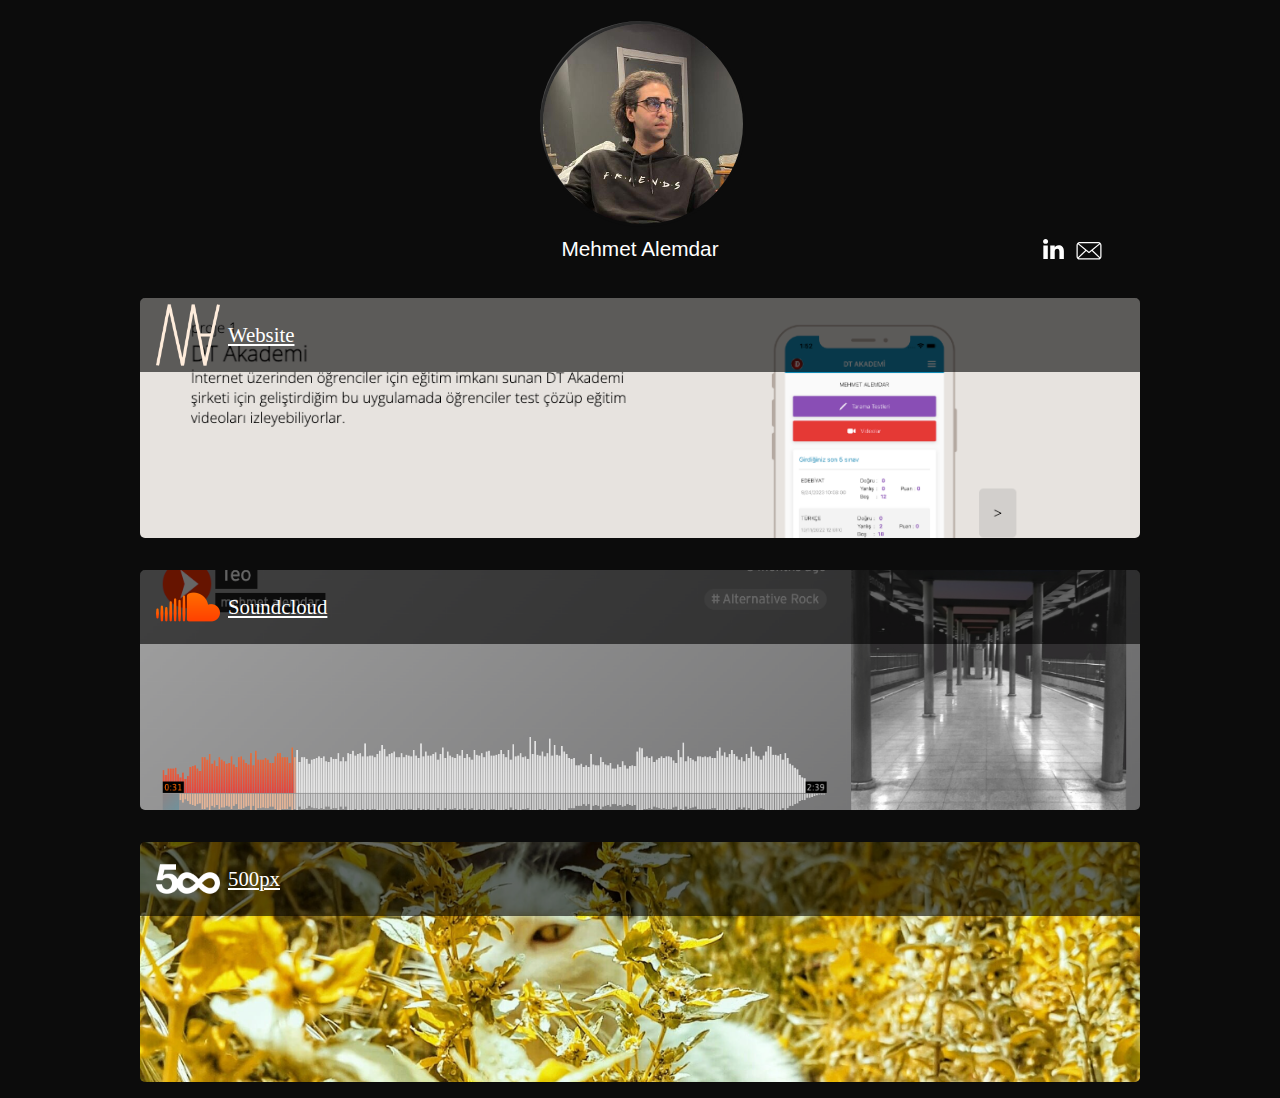
<file: linktree.html>
<!DOCTYPE html>
<html lang="en">
<head>
  <meta charset="UTF-8">
  <meta http-equiv="X-UA-Compatible" content="IE=edge">
  <meta name="viewport" content="width=device-width, initial-scale=1.0">
  <link rel="stylesheet" href="/styles/linktree.css">
  <title>mehmet alemdar | linktree</title>
</head>
<body>
  <div class="container">
    <div class="container-head">
      <div class="container-head-left"></div>
      <div class="container-head-center">
        <div class="container-head-image-box">
          <img src="./images/profile/60268874.jpg" alt="profile_image">
        </div>
        <div class="container-head-name-box">
          <p>Mehmet Alemdar</p>
        </div>
      </div>
      <div class="container-head-right">
        <a 
          href="https://www.linkedin.com/in/mehmet-alemdar/" 
          target="_blank"
          rel="noreferrer noopener"
          class="container-head-right-svg">
          <svg fill="#fff" width="25px" height="25px" viewBox="-2 -2 24 24" xmlns="http://www.w3.org/2000/svg" preserveAspectRatio="xMinYMin" class="jam jam-linkedin"><path d='M19.959 11.719v7.379h-4.278v-6.885c0-1.73-.619-2.91-2.167-2.91-1.182 0-1.886.796-2.195 1.565-.113.275-.142.658-.142 1.043v7.187h-4.28s.058-11.66 0-12.869h4.28v1.824l-.028.042h.028v-.042c.568-.875 1.583-2.126 3.856-2.126 2.815 0 4.926 1.84 4.926 5.792zM2.421.026C.958.026 0 .986 0 2.249c0 1.235.93 2.224 2.365 2.224h.028c1.493 0 2.42-.989 2.42-2.224C4.787.986 3.887.026 2.422.026zM.254 19.098h4.278V6.229H.254v12.869z' /></svg>
        </a>
        <a 
          href="mailto:alemdarmehmet6@gmail.com" 
          target="_blank" 
          rel="noreferrer noopener"
          class="container-head-right-svg">
          <svg fill="#fff" width="30px" height="30px" viewBox="0 -3 24 24" xmlns="http://www.w3.org/2000/svg">
            <path d="M3.84674576,17.8602756 C4.0442161,17.955959 4.26584099,18.0096122 4.49999728,18.0096122 L19.5,18.0096122 C19.734157,18.0096122 19.9557825,17.9559587 20.1532533,17.8602747 L14.2446247,12.2992125 L12.3178536,13.8859651 C12.1332257,14.0380116 11.8667743,14.0380116 11.6821464,13.8859651 L9.75537533,12.2992125 L3.84674576,17.8602756 L3.84674576,17.8602756 Z M3.1430925,17.1498223 C3.1477226,17.1451097 3.15246435,17.1404678 3.15731765,17.1359 L8.97720082,11.6583629 L3.18214637,6.88596512 C3.16950983,6.87555855 3.15751523,6.86466152 3.14616744,6.85332433 C3.05246763,7.04913384 2.99999728,7.26843937 2.99999728,7.5 L2.99999728,16.5096122 C2.99999728,16.7386275 3.05132045,16.9556556 3.1430925,17.1498223 L3.1430925,17.1498223 Z M20.8569057,17.1498204 C20.9486772,16.9556542 21,16.7386268 21,16.5096122 L21,7.5 C21,7.26844009 20.94753,7.04913522 20.8538307,6.85332617 C20.8424835,6.86466269 20.8304895,6.87555911 20.8178536,6.88596512 L15.0227992,11.6583629 L20.8426823,17.1359 C20.847535,17.1404672 20.8522762,17.1451085 20.8569057,17.1498204 L20.8569057,17.1498204 Z M20.1444281,6.14509696 C19.9491886,6.05206979 19.7306751,6 19.5,6 L4.49999728,6 C4.26932289,6 4.05080997,6.05206949 3.85557086,6.14509614 L12,12.8522731 L20.1444281,6.14509696 L20.1444281,6.14509696 Z M4.49999728,5 L19.5,5 C20.8807119,5 22,6.11928813 22,7.5 L22,16.5096122 C22,17.8903241 20.8807119,19.0096122 19.5,19.0096122 L4.49999728,19.0096122 C3.11928541,19.0096122 1.99999728,17.8903241 1.99999728,16.5096122 L1.99999728,7.5 C1.99999728,6.11928813 3.11928541,5 4.49999728,5 Z"/>
          </svg>
        </a>
      </div>
    </div>
    <div class="container-body">
      <div class="container-body-box" style="background-color: #0c0c0c">
          <a 
          href="https://mehmetalemdar.net/" 
          target="_blank" class="container-body-link"  
          style="background-image: url('../images/linktree/website.png')"
          rel="noreferrer noopener">
          <div class="container-body-link-head">
            <div class="container-body-link-head-icon">
              <img src="./icons/linktree/website.png" alt="">
            </div>
            <div class="container-body-link-head-title">
              <p>Website</p>
            </div>
          </div>
        </a>
      </div>
      <div class="container-body-box" style="background-color: #0c0c0c">
        <a href="https://soundcloud.com/mehmet-alemdar-557745551" 
        target="_blank" 
        class="container-body-link" 
        style="background-image: url('../images/linktree/soundcloud.png');"
        rel="noreferrer noopener">
          <div class="container-body-link-head">
            <div class="container-body-link-head-icon">
              <img src="./icons/linktree/soundcloud.png" alt="">
            </div>
            <div class="container-body-link-head-title">
              <p>Soundcloud</p>
            </div>
          </div>
        </a>
      </div>
      <div class="container-body-box" style="background-color: #0c0c0c">
        <a href="https://500px.com/p/alemdarmehmet6?view=photos" 
          target="_blank" 
          class="container-body-link" 
          style="background-image: url('../images/linktree/500px.png');"
          rel="noreferrer noopener">
          <div class="container-body-link-head">
            <div class="container-body-link-head-icon">
              <img src="./icons/linktree/500px.png" alt="">
            </div>
            <div class="container-body-link-head-title">
              <p>500px</p>
            </div>
          </div>
        </a>
      </div>
    </div>
  </div>
</body>
</html>
</file>
<file: styles/styles.css>
:root {
  --color-bg: #E7E3DF;
  --color-dark: #141414;
  --color-shadow: #9d9d9d;
}
* {
  padding: 0;
  margin: 0;
  font-family: 'Open Sans', sans-serif;
}

body {
  background-color: var(--color-bg);
}

.container {
  margin: auto;
  padding: 2rem 2.5rem;
  max-width: 80em;
}
.head {
  display: grid;
  grid-template-areas: "title contacts";
}
.title {
  grid-area: title;
}
.title-name {
  font-size: 1.8rem;
}
.title-job {
  font-size: 1.7rem;
  letter-spacing: 1px;
}
.title-container {
  max-width: 25rem;
}
.title-contact-button {
  margin-top: 1rem;
  background-color: var(--color-dark);
  color: var(--color-bg);
  border: 0;
  width: 100%;
  padding: 0.8rem 2rem 0.8rem 2rem;
  border-radius: 5px;
  box-shadow: 0px 0px 10px var(--color-shadow);
  cursor: pointer;
  display: flex;
  flex-direction: row;
  justify-content: space-between;
}
a {
  text-decoration: none;
}
.contacts {
  grid-area: contacts;
  display: flex;
  justify-content: right;
}
.contacts-container{
  display: flex;
  gap: 10px;
  flex-direction: row;
  justify-content: center;
  align-items: center;
}
.contacts-icon {
  fill: var(--color-dark);
  cursor: pointer;
}

.contents {
  margin-top: 4rem;
}
.contents-container {
  display: flex;
  flex-direction: row;
  justify-content: space-between;
  margin: 2rem 0;
  gap: 15px;
}
.contents-container-title {
  flex: 1;
}
.contents-container-title-link {
  text-decoration: underline;
}
.contents-container-image {  
  flex: 1.3;
  display: flex;
  flex-direction: row;
  align-items: center;
  justify-content: center;
  /* overflow: hidden; */
}
.contents-container-image img {
  width: 100%;
  vertical-align: middle;
  border-radius: 5px;
  box-shadow: 0px 0px 20px var(--color-shadow);
  
}
.contents-container-image-phone {
  flex: 1;
  display: flex;
  flex-direction: row;
  align-items: center;
  justify-content: center;
  gap: 5px;
}
.contents-container-image-phone img {
  width: 50%;
  height: 100%;
  vertical-align: middle;
  border-radius: 5px;
}

.prev {
  background-color: rgba(0, 0, 0, 0.1);
  padding: 1rem;
  cursor: pointer;
  visibility: hidden;
  border-radius: 5px;

}
.next {
  background-color: rgba(0, 0, 0, 0.1);
  padding: 1rem;
  cursor: pointer;
  border-radius: 5px;

}
.prev:hover {
  background-color: rgba(0, 0, 0, 0.2);
}
.next:hover {
  background-color: rgba(0, 0, 0, 0.2);
}
hr {
  border: 2px solid #c9c4bf;
  background-color: #c9c4bf;
  border-radius: 0.5rem;
}
@media (max-width: 1000px) {
  .head {
    grid-template-areas: "title"
                          "contacts";
    justify-content: center;
  }
  .title {
    display: flex;
    justify-content: center;
  }
  .title-container {
    text-align: center;
  }
  .contacts {
    justify-content: center;
    margin-top: 2rem;
  }
  .contents-container-image img{
    width: 100%;
  }
  .contents-container-image-phone img {
    width: 80%;
    max-width: 30rem;
  }
  .contents-container {
    flex-direction: column;
    text-align: center;
  }
  .contents-container-title {
    margin-left: 0;
    margin-bottom: 1rem;
  }
  .wrapper {
    max-width: 100%;
  }
  .prev {
    padding: 0.7rem;
  }
  .next {
    padding: 0.7rem;
  }

}
</file>
<file: styles/contact.css>
:root {
  --color-bg: #E7E3DF;
  --color-dark: #141414;
  --color-shadow: #9d9d9d;
}
* {
  padding: 0;
  margin: 0;
  font-family: 'Open Sans', sans-serif;
}
body {
  background-color: var(--color-bg);
}
.container {
  margin: auto;
  padding: 2rem 4rem;
  max-width: 80em;
}
.contacts-container{
  display: flex;
  gap: 1rem;
  flex-direction: row;
  justify-content: center;
  align-items: center;
}
.contacts-icon {
  cursor: pointer;
}
.contact-adress {
  margin-top: 5rem;
  display: flex;
  flex-direction: column;
  justify-content: center;
  align-items: center;
  gap: 1rem;
}
.contact-adress-container {
  display: flex;
  gap: 1rem;
  flex-direction: row;
  align-items: center;
}
a {
  color: var(--color-dark);
}
.button-container {
  margin-top: 5rem;
  display: flex;
  justify-content: center;
}
.button-container a {
  background-color: var(--color-dark);
  color: var(--color-bg);
  text-decoration: none;
  border: 0;
  width: 100%;
  max-width: 40rem;
  padding: 0.8rem 2rem 0.8rem 2rem;
  border-radius: 5px;
  box-shadow: 0px 0px 10px var(--color-shadow);
  cursor: pointer;
  text-align: center;
}
</file>
<file: styles/linktree.css>
* {
  margin: 0;
  padding: 0;
}
a {
  text-decoration: underline;
  color: white;
}
.container {
  display: flex;
  flex-direction: column;
  height: 100vh;
}
.container-head {
  background-color: #0c0c0c;
  max-height: 250px;
  min-height: 250px;
  display: flex;
  flex-direction: row;
  gap: 1rem;
  justify-content: center;
  align-items: center;
  padding: 1rem 0 1rem 0;
}
.container-head-left {
  flex: 1;
  height: 100%;
}
.container-head-center {
  flex: 1;
  display: flex;
  flex-direction: column;
  gap: 1rem;
  justify-content: center;
  align-items: center;
}
.container-head-right {
  flex: 1;
  height: 100%;
  align-items: end;
  justify-content: center;
  display: flex;
  flex-direction: row;
  gap: 0.5rem;
  /* background-color: rebeccapurple; */
}
.container-head-image-box {
  width: 200px;
  height: 200px;
  /* background-color: rgba(250, 0, 117, 0.5); */
  background-color: #4d4d4d;
  border-radius: 20rem;
}
.container-head-image-box img {
  width: 100%;
  height: 100%;
  border-radius: 20rem;
  border: 3px solid rgba(12, 12, 12, 0.5);
}
.container-head-name-box p{
  color: white;
  font-size: 1.3rem;
  font-family:'Gill Sans', 'Gill Sans MT', Calibri, 'Trebuchet MS', sans-serif;
}
.container-body {
  background-color: #0c0c0c;
  flex: 2;
  padding: 0 1rem;
  display: flex;
  flex-direction: column;
  /* gap: 4rem; */
  align-items: center;
}
.container-body-box {
  width: 100%;
  display: flex;
  justify-content: center;
  align-items: center;
  padding: 1rem 1rem;
}
.container-body-link {
  display: flex;
  flex-direction: column;
  width: 100%;
  height: 15rem;
  max-width: 1000px;
  border-radius: 5px;
  background-repeat: no-repeat;
	background-position:center;
  background-size: cover;
}
.container-body-link-head {
  display: flex;
  flex-direction: row;
  align-items: center;
  gap: 0.5rem;
  background-color: rgba(0, 0, 0, 0.6);
  padding-left: 1rem;
  border-top-left-radius: 4px;
  border-top-right-radius: 4px;
}
.container-body-link-head-icon {
  width: 4rem;
  height: 4rem;
  display: flex;
  align-items: center;
  justify-content: center;
  padding: 5px 0;
}
.container-body-link-head-icon img {
  width: 100%;
}
.container-body-link-head-title p {
  color: white;
  font-size: 1.3rem;
}
.container-body-link-box-image img {
  width: 100%;
  height: 100%;
  border-bottom-left-radius: 5px;
  border-bottom-right-radius: 5px;
}

@media (max-width: 728px) {
  .container-body-link {
    height: 12rem;
  }
  .container-body-link-head-icon {
    width: 2.5rem;
    height: 2.5rem;
  }
  .container-body-link-head-title p {
    color: white;
    font-size: 1.1rem;
  }
}



@media (max-width: 600px) {
  .container-head {
    flex-direction: column;
    gap: 0.1rem;
  }
  .container-head-left {
    flex: 0;
  }
  .container-head-right {
    gap: 1.5rem;
  }
  .container-head-image-box {
    width: 150px;
    height: 150px;
  }
  .container-body-link {
    height: 8rem;

  }
  .container-body-link-head-icon {
    width: 2rem;
    height: 2rem;
  }
  .container-body-link-head-title p {
    color: white;
    font-size: 1rem;
  }
}
</file>
